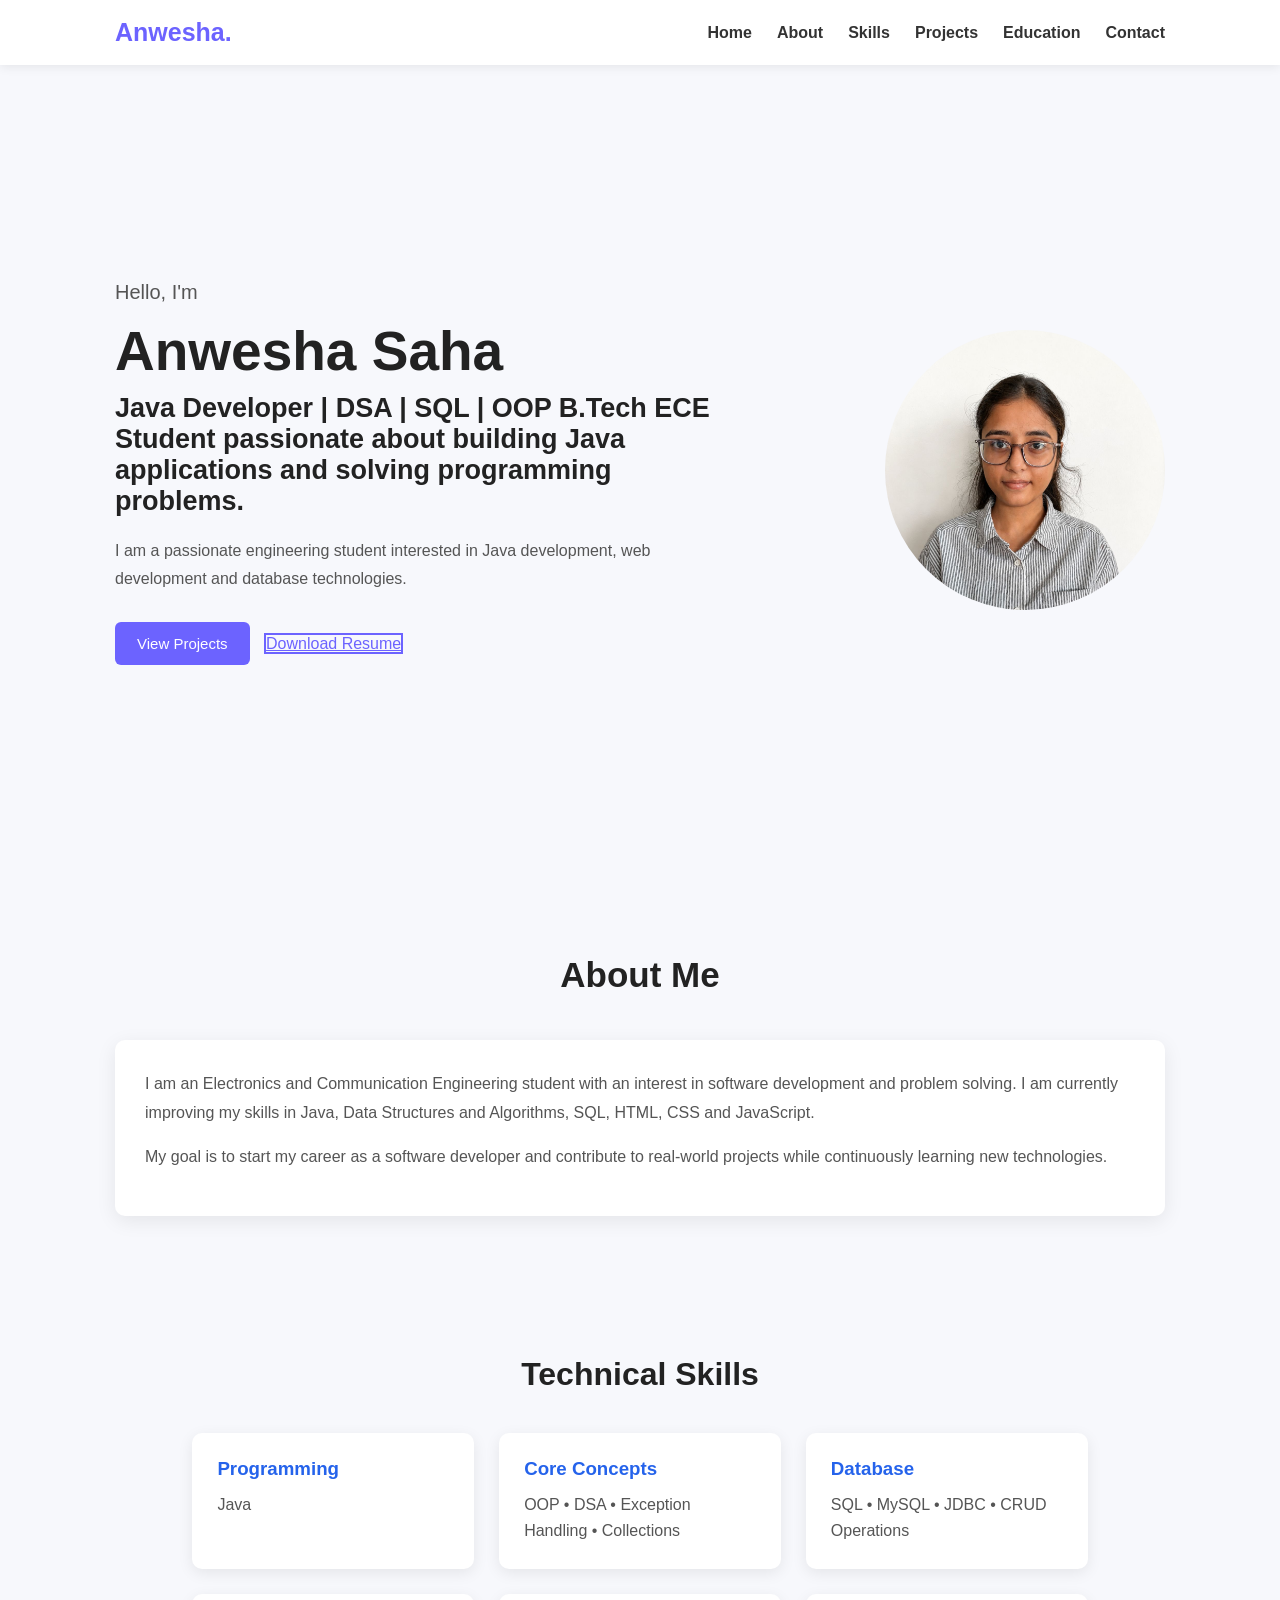
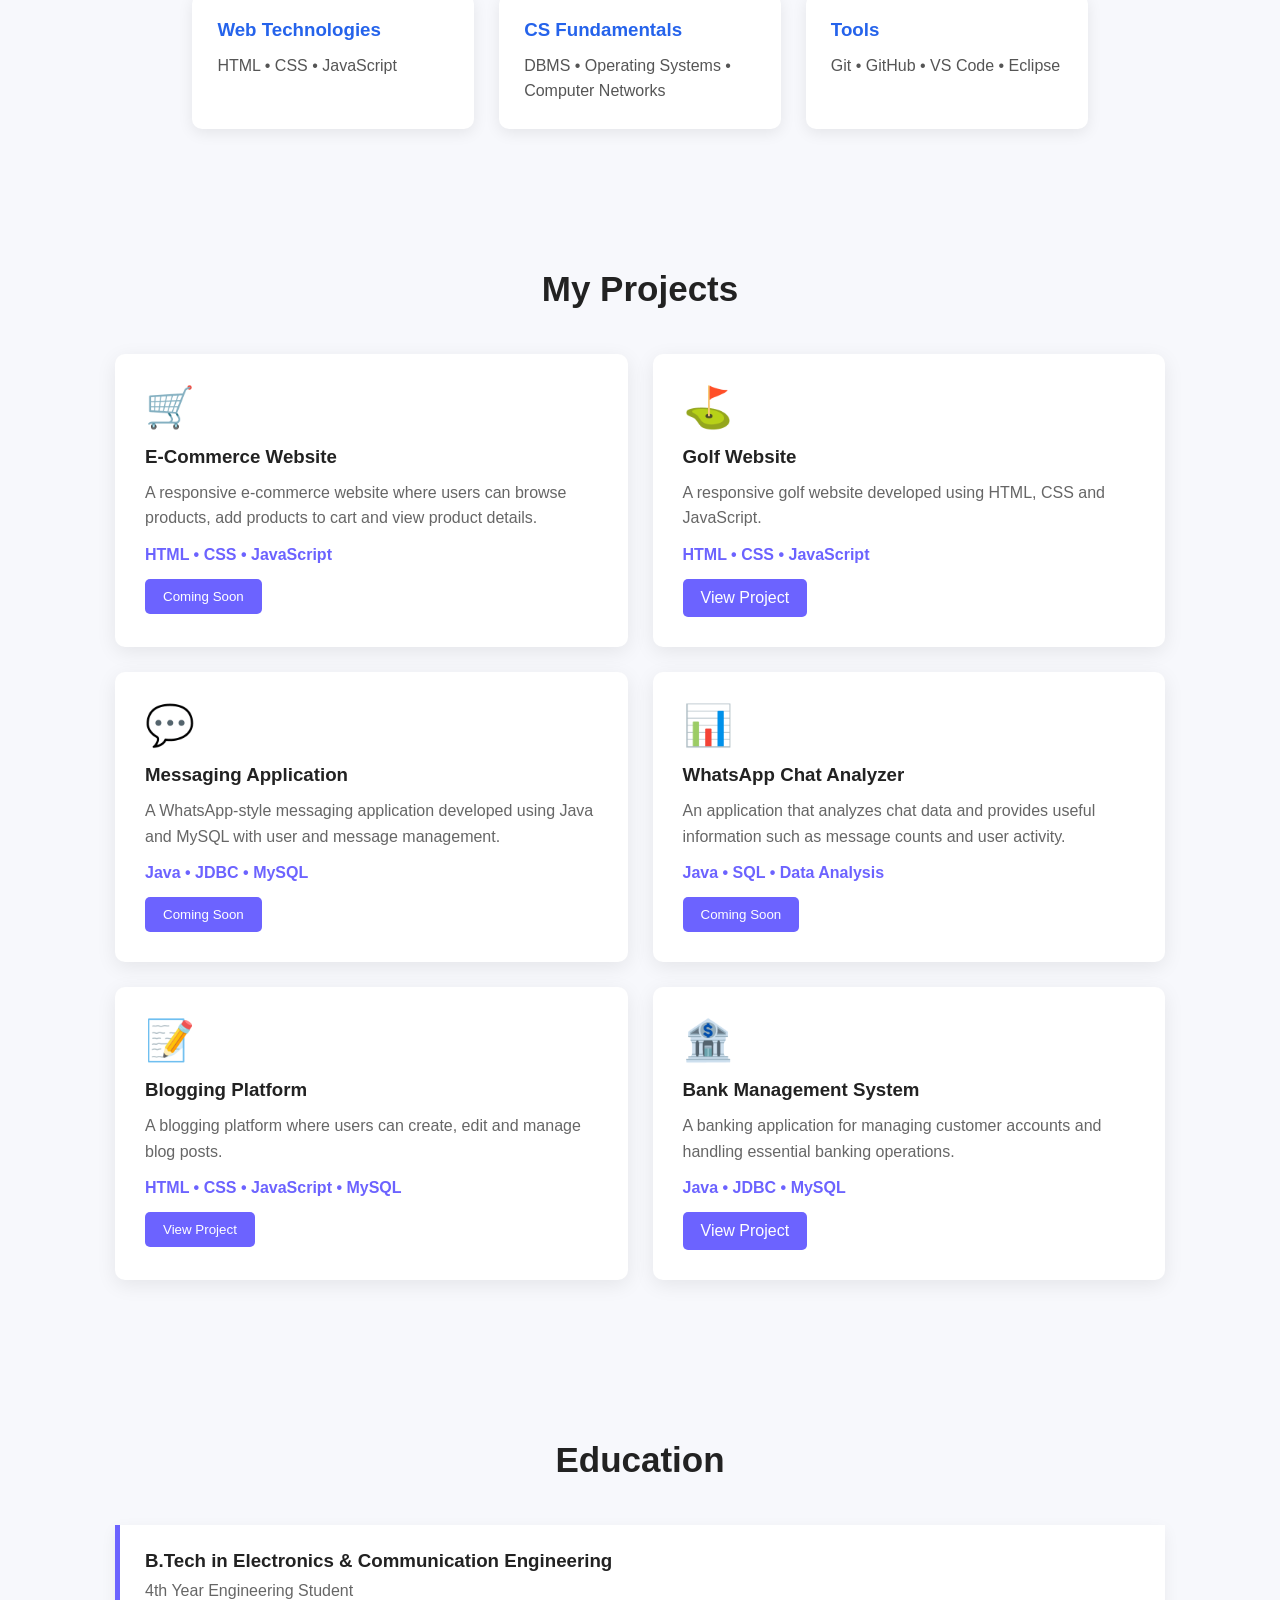
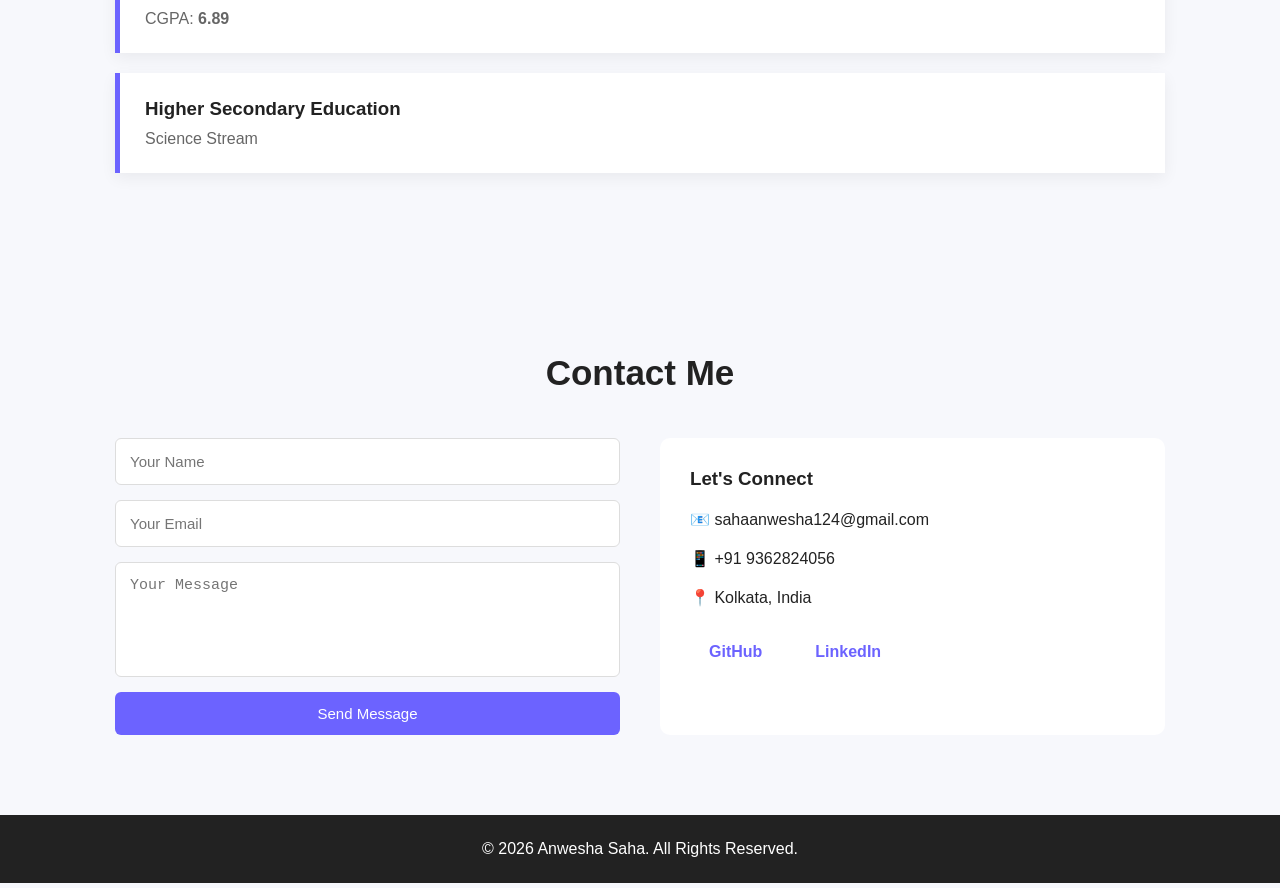
<file: index.html>
<!DOCTYPE html>
<html lang="en">

<head>
    <meta charset="UTF-8">
    <meta name="viewport" content="width=device-width, initial-scale=1.0">

    <title>Anwesha Saha | Portfolio</title>

    <link rel="stylesheet" href="style.css">
</head>

<body>

    <!-- Navigation -->
    <header>
        <nav>
            <h2 class="logo">Anwesha.</h2>

            <ul id="navLinks">
                <li><a href="#home">Home</a></li>
                <li><a href="#about">About</a></li>
                <li><a href="#skills">Skills</a></li>
                <li><a href="#projects">Projects</a></li>
                <li><a href="#education">Education</a></li>
                <li><a href="#contact">Contact</a></li>
            </ul>

            <button id="menuBtn">☰</button>
        </nav>
    </header>


    <!-- Home -->
    <section id="home" class="hero">

        <div class="hero-text">
            <p class="hello">Hello, I'm</p>

            <h1>Anwesha Saha</h1>

            <h2>Java Developer | DSA | SQL | OOP
                B.Tech ECE Student passionate about building Java applications and solving programming problems.</h2>

            <p>
                I am a passionate engineering student interested in
                Java development, web development and database technologies.
            </p>

            <div class="buttons">
                <a href="#projects" class="btn">View Projects</a>

                <a href="" class="bd:\Downloads\ANWESHA SAHA (1) (1).pdftn outline" download>
                    Download Resume
                </a>
            </div>
        </div>

        <div class="profile">
            <div class="profile-circle">
                <img src="profile.jpg.jpeg" alt="Anwesha Saha">
            </div>
        </div>

    </section>


    <!-- About -->
    <section id="about">

        <h2 class="section-title">About Me</h2>

        <div class="about-box">

            <p>
                I am an Electronics and Communication Engineering student
                with an interest in software development and problem solving.
                I am currently improving my skills in Java, Data Structures
                and Algorithms, SQL, HTML, CSS and JavaScript.
            </p>

            <p>
                My goal is to start my career as a software developer and
                contribute to real-world projects while continuously learning
                new technologies.
            </p>

        </div>

    </section>


    <!-- Skills -->
    <section id="skills" class="skills-section">
        <h2>Technical Skills</h2>

        <div class="skills-container">

            <div class="skill-card">
                <h3>Programming</h3>
                <p>Java</p>
            </div>

            <div class="skill-card">
                <h3>Core Concepts</h3>
                <p>OOP • DSA • Exception Handling • Collections</p>
            </div>

            <div class="skill-card">
                <h3>Database</h3>
                <p>SQL • MySQL • JDBC • CRUD Operations</p>
            </div>

            <div class="skill-card">
                <h3>Web Technologies</h3>
                <p>HTML • CSS • JavaScript</p>
            </div>

            <div class="skill-card">
                <h3>CS Fundamentals</h3>
                <p>DBMS • Operating Systems • Computer Networks</p>
            </div>

            <div class="skill-card">
                <h3>Tools</h3>
                <p>Git • GitHub • VS Code • Eclipse</p>
            </div>

        </div>
    </section>


    <!-- Projects -->
    <section id="projects">

        <h2 class="section-title">My Projects</h2>

        <div class="project-container">

            <div class="project-card">

                <div class="project-icon">🛒</div>

                <h3>E-Commerce Website</h3>

                <p>
                    A responsive e-commerce website where users can
                    browse products, add products to cart and view
                    product details.
                </p>

                <div class="tech">
                    HTML • CSS • JavaScript
                </div>

                <button class="project-btn">
                    Coming Soon
                </button>

            </div>


            <div class="project-card">

                <div class="project-icon">⛳</div>

                <h3>Golf Website</h3>

                <p>
                    A responsive golf website developed using HTML,
                    CSS and JavaScript.
                </p>

                <div class="tech">
                    HTML • CSS • JavaScript
                </div>

                <a href="GOLF WEBSITE/index.html" target="_blank" class="project-btn">
                    View Project
                </a>

            </div>

            <div class="project-card">

                <div class="project-icon">💬</div>

                <h3>Messaging Application</h3>

                <p>
                    A WhatsApp-style messaging application developed
                    using Java and MySQL with user and message management.
                </p>

                <div class="tech">
                    Java • JDBC • MySQL
                </div>

                <button class="project-btn" type="button">
                    Coming Soon
                </button>

            </div>

            <div class="project-card">

                <div class="project-icon">📊</div>

                <h3>WhatsApp Chat Analyzer</h3>

                <p>
                    An application that analyzes chat data and provides
                    useful information such as message counts and
                    user activity.
                </p>

                <div class="tech">
                    Java • SQL • Data Analysis
                </div>

                <button class="project-btn">
                    Coming Soon
                </button>

            </div>

            <div class="project-card">

                <div class="project-icon">📝</div>

                <h3>Blogging Platform</h3>

                <p>
                    A blogging platform where users can create,
                    edit and manage blog posts.
                </p>

                <div class="tech">
                    HTML • CSS • JavaScript • MySQL
                </div>

                <button class="project-btn">
                    View Project
                </button>

            </div>

            <div class="project-card">

                <div class="project-icon">🏦</div>

                <h3>Bank Management System</h3>

                <p>
                    A banking application for managing customer accounts
                    and handling essential banking operations.
                </p>

                <div class="tech">
                    Java • JDBC • MySQL
                </div>

                <a href="BANK MANAGEMENT SYSTEM/index.html" target="_blank" rel="noreferrer" class="project-btn">
                    View Project
                </a>

            </div>

            </div>

    </section>


    <!-- Education -->
    <section id="education">

        <h2 class="section-title">Education</h2>

        <div class="education-card">

            <h3>B.Tech in Electronics & Communication Engineering</h3>

            <p>
                4th Year Engineering Student
            </p>

            <p>
                CGPA: <strong>6.89</strong>
            </p>

        </div>

        <div class="education-card">

            <h3>Higher Secondary Education</h3>

            <p>
                Science Stream
            </p>

        </div>

    </section>


    <!-- Contact -->
    <section id="contact">

        <h2 class="section-title">Contact Me</h2>

        <div class="contact-container">

            <form id="contactForm">

                <input type="text" id="name" placeholder="Your Name" required>

                <input type="email" id="email" placeholder="Your Email" required>

                <textarea id="message" rows="5" placeholder="Your Message" required></textarea>

                <button type="submit" class="btn">
                    Send Message
                </button>

            </form>


            <div class="contact-info">

                <h3>Let's Connect</h3>

                <p>📧 sahaanwesha124@gmail.com
                </p>

                <p>📱 +91 9362824056</p>

                <p>📍 Kolkata, India</p>


                <div class="social">

                    <a href="https://github.com/AnweshaSaha1234" target="_blank">
                        GitHub
                    </a>

                    <a href="https://www.linkedin.com/in/anwesha-saha-9996a6356" target="_blank">
                        LinkedIn
                    </a>

                    </div>

                </div>

            </div>

    </section>


    <!-- Footer -->
    <footer>

        <p>
            © 2026 Anwesha Saha. All Rights Reserved.
        </p>

    </footer>


    <script src="script.js"></script>

</body>

</html>
</file>
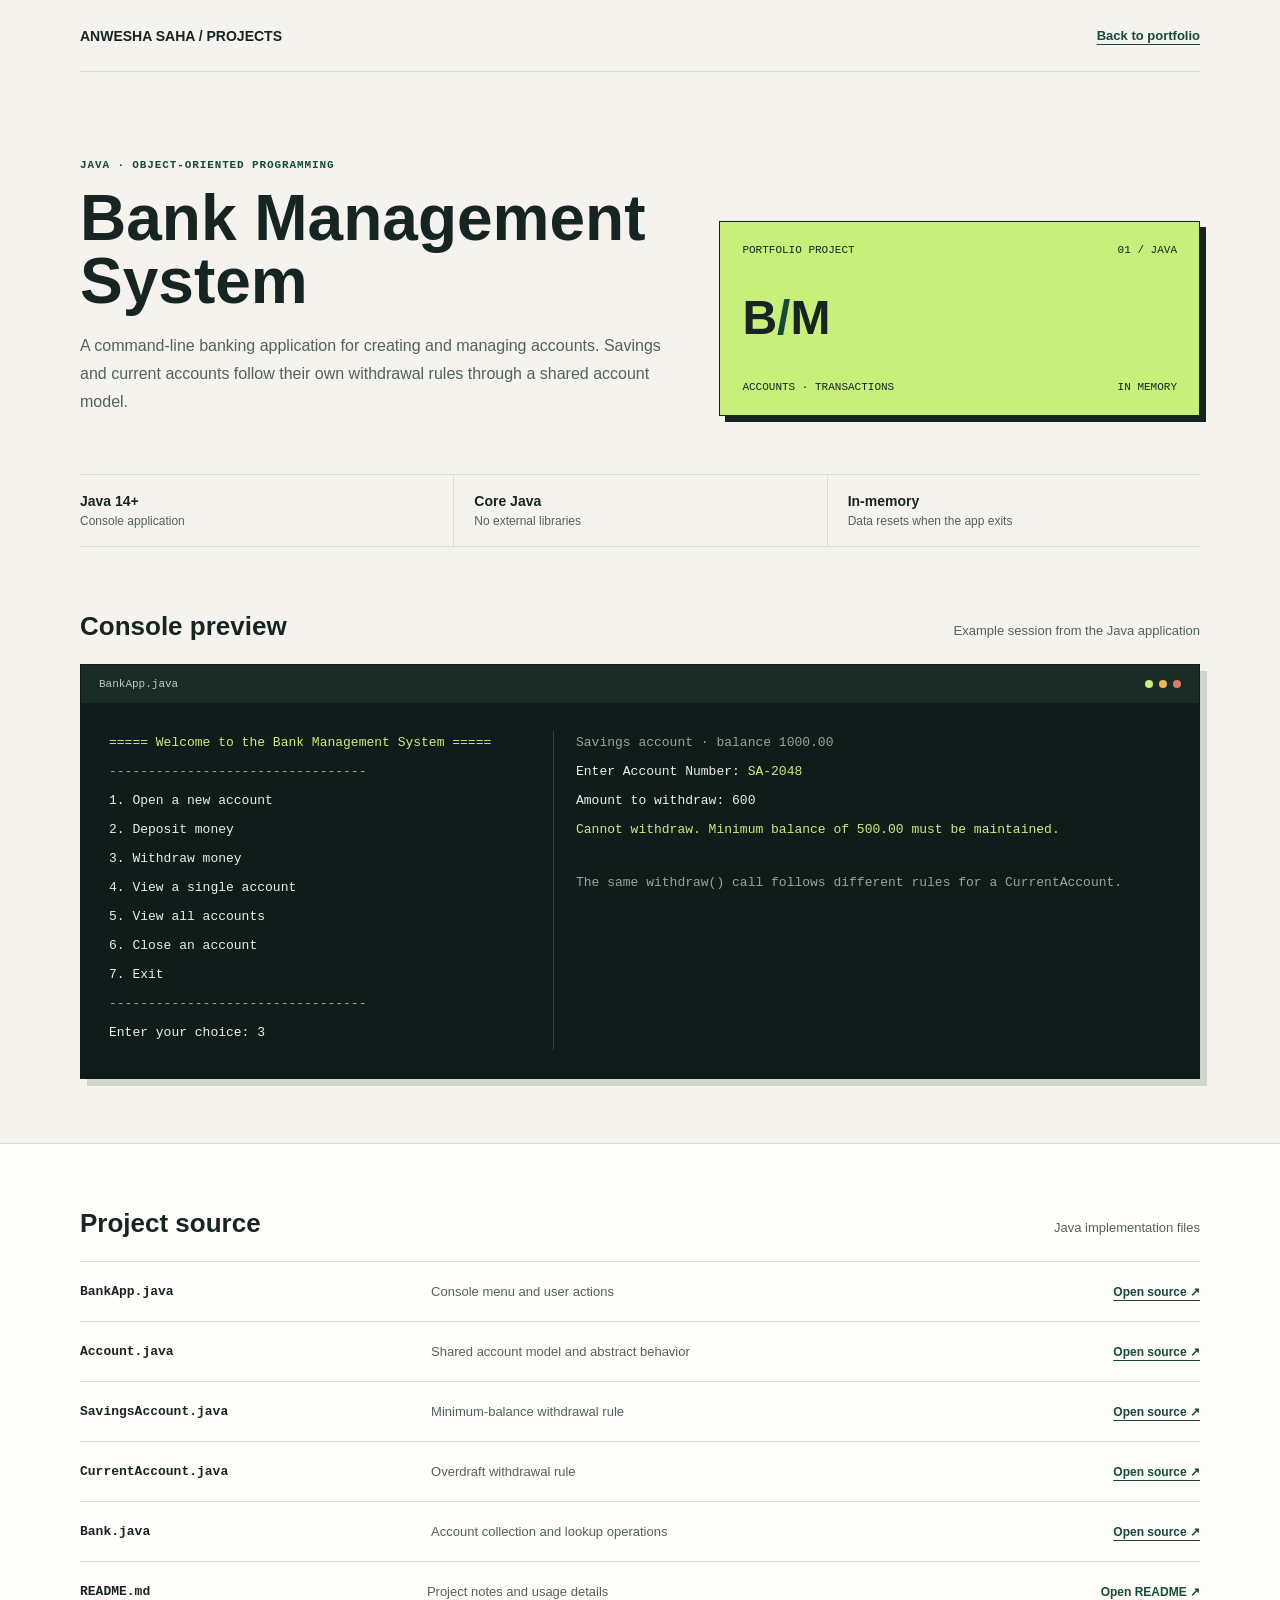
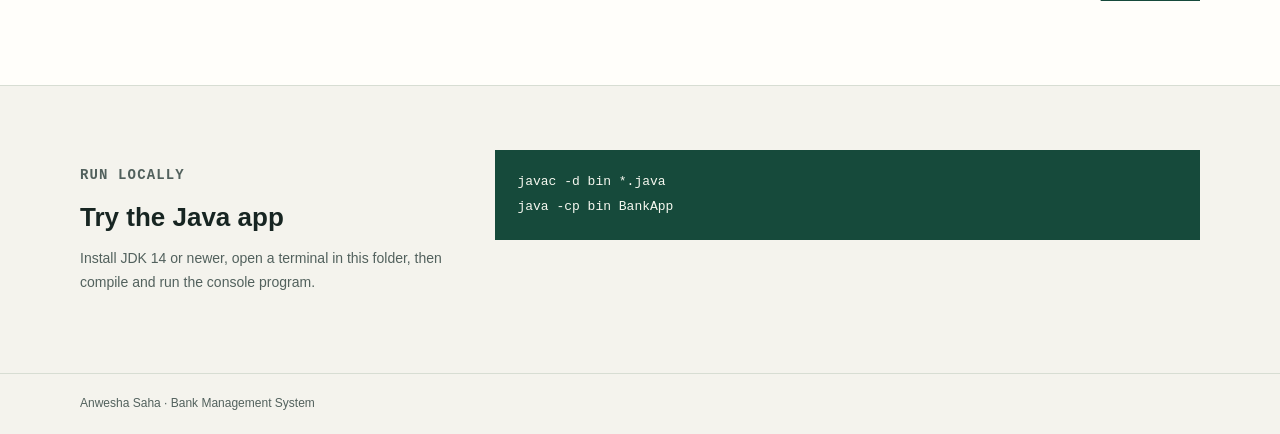
<file: BANK MANAGEMENT SYSTEM/index.html>
<!DOCTYPE html>
<html lang="en">
<head>
    <meta charset="UTF-8">
    <meta name="viewport" content="width=device-width, initial-scale=1.0">
    <meta name="description" content="Anwesha Saha's Java Bank Management System project, with source code and run instructions.">
    <title>Bank Management System | Anwesha Saha</title>
    <style>
        :root {
            color-scheme: light;
            --ink: #172522;
            --muted: #52615d;
            --paper: #f4f3ed;
            --white: #fffefa;
            --green: #164a3b;
            --lime: #c8ef79;
            --line: #d7ddd3;
            --mono: "DM Mono", Consolas, monospace;
            --sans: "Manrope", "Trebuchet MS", sans-serif;
        }

        * { box-sizing: border-box; }

        html { scroll-behavior: smooth; }

        body {
            margin: 0;
            background-color: var(--paper);
            background-image: radial-gradient(#cdd4c9 0.65px, transparent 0.65px);
            background-size: 16px 16px;
            color: var(--ink);
            font-family: var(--sans);
        }

        a { color: inherit; }

        .wrap {
            width: min(1120px, calc(100% - 48px));
            margin-inline: auto;
        }

        .topbar {
            min-height: 72px;
            display: flex;
            align-items: center;
            justify-content: space-between;
            gap: 20px;
            border-bottom: 1px solid var(--line);
        }

        .brand {
            font-size: 14px;
            font-weight: 800;
            text-decoration: none;
        }

        .back-link {
            color: var(--green);
            font-size: 13px;
            font-weight: 800;
            text-decoration-thickness: 1px;
            text-underline-offset: 4px;
        }

        .hero {
            display: grid;
            grid-template-columns: 1.1fr 0.9fr;
            gap: 52px;
            align-items: end;
            padding-block: 76px 58px;
        }

        .eyebrow, .label {
            color: var(--green);
            font-family: var(--mono);
            font-size: 11px;
            font-weight: 700;
            letter-spacing: 0.08em;
            text-transform: uppercase;
        }

        h1 {
            max-width: 650px;
            margin: 16px 0 18px;
            font-size: 64px;
            line-height: 0.99;
            letter-spacing: 0;
        }

        .intro {
            max-width: 610px;
            margin: 0;
            color: var(--muted);
            font-size: 16px;
            line-height: 1.75;
        }

        .project-mark {
            min-height: 195px;
            display: flex;
            flex-direction: column;
            justify-content: space-between;
            padding: 22px;
            background: var(--lime);
            border: 1px solid var(--ink);
            box-shadow: 6px 6px 0 var(--ink);
        }

        .mark-top, .mark-bottom {
            display: flex;
            justify-content: space-between;
            gap: 14px;
            font-family: var(--mono);
            font-size: 11px;
            text-transform: uppercase;
        }

        .mark-symbol {
            font-size: 48px;
            line-height: 1;
            font-weight: 800;
        }

        .facts {
            display: grid;
            grid-template-columns: repeat(3, 1fr);
            border-block: 1px solid var(--line);
        }

        .fact {
            padding: 18px 20px 18px 0;
        }

        .fact + .fact {
            padding-left: 20px;
            border-left: 1px solid var(--line);
        }

        .fact strong, .fact span { display: block; }
        .fact strong { margin-bottom: 5px; font-size: 14px; }
        .fact span { color: var(--muted); font-size: 12px; }

        .section { padding-block: 64px; }

        .section-heading {
            display: flex;
            align-items: baseline;
            justify-content: space-between;
            gap: 20px;
            margin-bottom: 22px;
        }

        h2 {
            margin: 0;
            font-size: 26px;
            letter-spacing: 0;
        }

        .section-heading p {
            margin: 0;
            color: var(--muted);
            font-size: 13px;
        }

        .terminal {
            overflow: hidden;
            background: #101c19;
            color: #e7f0e8;
            border: 1px solid #101c19;
            box-shadow: 7px 7px 0 #d0d6cb;
        }

        .terminal-bar {
            display: flex;
            align-items: center;
            justify-content: space-between;
            gap: 16px;
            padding: 13px 18px;
            background: #1b2c26;
            color: #bdcbbf;
            font-family: var(--mono);
            font-size: 11px;
        }

        .terminal-lights { display: flex; gap: 6px; }
        .terminal-lights i { width: 8px; height: 8px; border-radius: 50%; background: #c8ef79; }
        .terminal-lights i:nth-child(2) { background: #edb75c; }
        .terminal-lights i:nth-child(3) { background: #df7866; }

        .terminal-body {
            display: grid;
            grid-template-columns: 0.8fr 1.2fr;
            gap: 32px;
            padding: 28px;
            font-family: var(--mono);
            font-size: 13px;
            line-height: 1.85;
        }

        .terminal-body p { margin: 0 0 5px; }
        .terminal-dim { color: #91a89a; }
        .terminal-accent { color: var(--lime); }
        .terminal-output { padding-left: 22px; border-left: 1px solid #34443b; }

        .source-section {
            background: var(--white);
            border-block: 1px solid var(--line);
        }

        .source-list { margin: 0; padding: 0; list-style: none; }

        .source-list li {
            display: grid;
            grid-template-columns: minmax(150px, 0.5fr) 1fr auto;
            align-items: center;
            gap: 20px;
            min-height: 60px;
            border-top: 1px solid var(--line);
        }

        .source-list code, .run-command, .run-command code { font-family: var(--mono); }
        .source-list code { font-size: 13px; font-weight: 700; }
        .source-list span { color: var(--muted); font-size: 13px; }

        .source-link {
            color: var(--green);
            font-size: 12px;
            font-weight: 800;
            text-underline-offset: 4px;
        }

        .run-section {
            display: grid;
            grid-template-columns: 0.7fr 1.3fr;
            gap: 36px;
            align-items: start;
        }

        .run-section p {
            color: var(--muted);
            font-size: 14px;
            line-height: 1.7;
        }

        .run-command {
            padding: 20px 22px;
            overflow-x: auto;
            background: var(--green);
            color: #f6f8f0;
            font-size: 13px;
            line-height: 1.9;
        }

        footer {
            padding-block: 22px;
            border-top: 1px solid var(--line);
            color: var(--muted);
            font-size: 12px;
        }

        @media (max-width: 720px) {
            .wrap { width: min(100% - 32px, 560px); }
            .topbar { min-height: 62px; }
            .hero { grid-template-columns: 1fr; gap: 28px; padding-block: 52px 40px; }
            h1 { font-size: 48px; }
            .project-mark { min-height: 150px; }
            .facts { grid-template-columns: 1fr; }
            .fact, .fact + .fact { padding: 14px 0; border-left: 0; }
            .fact + .fact { border-top: 1px solid var(--line); }
            .section { padding-block: 46px; }
            .section-heading { align-items: start; flex-direction: column; gap: 8px; }
            .terminal-body { grid-template-columns: 1fr; gap: 18px; padding: 20px; font-size: 12px; }
            .terminal-output { padding: 16px 0 0; border-left: 0; border-top: 1px solid #34443b; }
            .source-list li { grid-template-columns: 1fr auto; gap: 5px 12px; padding-block: 13px; }
            .source-list span { grid-column: 1; }
            .source-link { grid-column: 2; grid-row: 1 / span 2; }
            .run-section { grid-template-columns: 1fr; gap: 8px; }
        }

        @media (prefers-reduced-motion: reduce) {
            html { scroll-behavior: auto; }
        }
    </style>
</head>
<body>
    <header class="topbar wrap">
        <a class="brand" href="../index.html">ANWESHA SAHA <span aria-hidden="true">/</span> PROJECTS</a>
        <a class="back-link" href="../index.html#projects">Back to portfolio</a>
    </header>

    <main>
        <section class="hero wrap">
            <div>
                <p class="eyebrow">Java · Object-oriented programming</p>
                <h1>Bank Management System</h1>
                <p class="intro">A command-line banking application for creating and managing accounts. Savings and current accounts follow their own withdrawal rules through a shared account model.</p>
            </div>
            <div class="project-mark" aria-label="Java project, in-memory storage">
                <div class="mark-top"><span>Portfolio project</span><span>01 / Java</span></div>
                <div class="mark-symbol" aria-hidden="true">B<span style="color:#164a3b">/</span>M</div>
                <div class="mark-bottom"><span>Accounts · Transactions</span><span>In memory</span></div>
            </div>
        </section>

        <section class="facts wrap" aria-label="Project details">
            <div class="fact"><strong>Java 14+</strong><span>Console application</span></div>
            <div class="fact"><strong>Core Java</strong><span>No external libraries</span></div>
            <div class="fact"><strong>In-memory</strong><span>Data resets when the app exits</span></div>
        </section>

        <section class="section wrap">
            <div class="section-heading">
                <h2>Console preview</h2>
                <p>Example session from the Java application</p>
            </div>
            <div class="terminal" role="img" aria-label="Example console session showing the bank application menu and a savings withdrawal blocked by the minimum balance rule">
                <div class="terminal-bar">
                    <span>BankApp.java</span>
                    <span class="terminal-lights" aria-hidden="true"><i></i><i></i><i></i></span>
                </div>
                <div class="terminal-body">
                    <div>
                        <p class="terminal-accent">===== Welcome to the Bank Management System =====</p>
                        <p class="terminal-dim">---------------------------------</p>
                        <p>1. Open a new account</p>
                        <p>2. Deposit money</p>
                        <p>3. Withdraw money</p>
                        <p>4. View a single account</p>
                        <p>5. View all accounts</p>
                        <p>6. Close an account</p>
                        <p>7. Exit</p>
                        <p class="terminal-dim">---------------------------------</p>
                        <p>Enter your choice: 3</p>
                    </div>
                    <div class="terminal-output">
                        <p class="terminal-dim">Savings account · balance 1000.00</p>
                        <p>Enter Account Number: <span class="terminal-accent">SA-2048</span></p>
                        <p>Amount to withdraw: 600</p>
                        <p class="terminal-accent">Cannot withdraw. Minimum balance of 500.00 must be maintained.</p>
                        <br>
                        <p class="terminal-dim">The same withdraw() call follows different rules for a CurrentAccount.</p>
                    </div>
                </div>
            </div>
        </section>

        <section class="source-section">
            <div class="section wrap">
                <div class="section-heading">
                    <h2>Project source</h2>
                    <p>Java implementation files</p>
                </div>
                <ul class="source-list">
                    <li><code>BankApp.java</code><span>Console menu and user actions</span><a class="source-link" href="BankApp.java" target="_blank" rel="noreferrer">Open source ↗</a></li>
                    <li><code>Account.java</code><span>Shared account model and abstract behavior</span><a class="source-link" href="Account.java" target="_blank" rel="noreferrer">Open source ↗</a></li>
                    <li><code>SavingsAccount.java</code><span>Minimum-balance withdrawal rule</span><a class="source-link" href="SavingsAccount.java" target="_blank" rel="noreferrer">Open source ↗</a></li>
                    <li><code>CurrentAccount.java</code><span>Overdraft withdrawal rule</span><a class="source-link" href="CurrentAccount.java" target="_blank" rel="noreferrer">Open source ↗</a></li>
                    <li><code>Bank.java</code><span>Account collection and lookup operations</span><a class="source-link" href="Bank.java" target="_blank" rel="noreferrer">Open source ↗</a></li>
                    <li><code>README.md</code><span>Project notes and usage details</span><a class="source-link" href="README.md" target="_blank" rel="noreferrer">Open README ↗</a></li>
                </ul>
            </div>
        </section>

        <section class="section wrap run-section">
            <div>
                <p class="eyebrow">Run locally</p>
                <h2>Try the Java app</h2>
                <p>Install JDK 14 or newer, open a terminal in this folder, then compile and run the console program.</p>
            </div>
            <div class="run-command" aria-label="Commands to compile and run the Java project">
                <code>javac -d bin *.java<br>java -cp bin BankApp</code>
            </div>
        </section>
    </main>

    <footer><div class="wrap">Anwesha Saha <span aria-hidden="true">·</span> Bank Management System</div></footer>
</body>
</html>
</file>
<file: style.css>
* {
    margin: 0;
    padding: 0;
    box-sizing: border-box;
    scroll-behavior: smooth;
}

body {
    font-family: Arial, sans-serif;
    background: #f7f8fc;
    color: #222;
}

/* Navigation */

header {
    background: white;
    position: sticky;
    top: 0;
    z-index: 1000;
    box-shadow: 0 2px 10px rgba(0, 0, 0, 0.08);
}

nav {
    max-width: 1100px;
    margin: auto;
    padding: 18px 25px;

    display: flex;
    align-items: center;
    justify-content: space-between;
}

.logo {
    color: #6c63ff;
    font-size: 25px;
}

nav ul {
    display: flex;
    list-style: none;
    gap: 25px;
}

nav ul a {
    text-decoration: none;
    color: #333;
    font-weight: bold;
}

nav ul a:hover {
    color: #6c63ff;
}

#menuBtn {
    display: none;
    border: none;
    background: none;
    font-size: 25px;
}


/* Hero */

.hero {
    min-height: 90vh;
    max-width: 1100px;
    margin: auto;
    padding: 70px 25px;

    display: flex;
    align-items: center;
    justify-content: space-between;
}

.hero-text {
    max-width: 600px;
}

.hello {
    color: #6c63ff;
    font-size: 20px;
}

.hero h1 {
    font-size: 55px;
    margin: 10px 0;
}

.hero h2 {
    font-size: 27px;
    margin-bottom: 20px;
}

.hero p {
    line-height: 1.7;
    color: #555;
}

.buttons {
    margin-top: 30px;
}

.btn {
    display: inline-block;
    background: #6c63ff;
    color: white;
    text-decoration: none;

    padding: 13px 22px;
    border-radius: 6px;

    border: none;
    cursor: pointer;
    font-size: 15px;
}

.btn:hover {
    background: #5148d8;
}

.outline {
    background: transparent;
    color: #6c63ff;
    border: 2px solid #6c63ff;
    margin-left: 10px;
}


/* Profile */

.profile-circle {
    width: 280px;
    height: 280px;
    border-radius: 50%;
    overflow: hidden;
}

.profile-circle img {
    width: 100%;
    height: 100%;
    object-fit: cover;
    object-position: center top;
}



/* Sections */

section {
    max-width: 1100px;
    margin: auto;
    padding: 80px 25px;
}

.section-title {
    text-align: center;
    font-size: 35px;
    margin-bottom: 45px;
}


/* About */

.about-box {
    background: white;
    padding: 30px;
    border-radius: 10px;
    box-shadow: 0 5px 20px rgba(0, 0, 0, 0.08);
}

.about-box p {
    line-height: 1.8;
    margin-bottom: 15px;
    color: #555;
}


/* Skills */

.skills-section {
    padding: 60px 8%;
    text-align: center;
}

.skills-section h2 {
    font-size: 32px;
    margin-bottom: 40px;
}

.skills-container {
    display: grid;
    grid-template-columns: repeat(3, 1fr);
    gap: 25px;
}

.skill-card {
    background: white;
    padding: 25px;
    border-radius: 10px;
    box-shadow: 0 4px 15px rgba(0, 0, 0, 0.08);
    text-align: left;
    transition: 0.3s;
}

.skill-card:hover {
    transform: translateY(-5px);
}

.skill-card h3 {
    margin-bottom: 12px;
    color: #2563eb;
}

.skill-card p {
    color: #555;
    line-height: 1.6;
}


/* Projects */

.project-container {
    display: grid;
    grid-template-columns: repeat(2, 1fr);
    gap: 25px;
}

.project-card {
    background: white;
    padding: 30px;
    border-radius: 10px;

    box-shadow: 0 5px 20px rgba(0, 0, 0, 0.08);

    transition: 0.3s;
}

.project-card:hover {
    transform: translateY(-8px);
}

.project-icon {
    font-size: 40px;
    margin-bottom: 15px;
}

.project-card h3 {
    margin-bottom: 12px;
}

.project-card p {
    color: #666;
    line-height: 1.6;
}

.tech {
    margin: 15px 0;
    color: #6c63ff;
    font-weight: bold;
}

.project-btn {
    display: inline-block;
    border: none;
    background: #6c63ff;
    color: white;
    padding: 10px 18px;
    border-radius: 5px;
    cursor: pointer;
    text-decoration: none;
}


/* Education */

.education-card {
    background: white;
    padding: 25px;
    margin-bottom: 20px;
    border-left: 5px solid #6c63ff;

    box-shadow: 0 5px 15px rgba(0, 0, 0, 0.06);
}

.education-card p {
    margin-top: 10px;
    color: #666;
}


/* Contact */

.contact-container {
    display: grid;
    grid-template-columns: 1fr 1fr;
    gap: 40px;
}

form {
    display: flex;
    flex-direction: column;
    gap: 15px;
}

input,
textarea {
    padding: 14px;
    border: 1px solid #ddd;
    border-radius: 6px;
    font-size: 15px;
}

textarea {
    resize: none;
}

.contact-info {
    background: white;
    padding: 30px;
    border-radius: 10px;
}

.contact-info p {
    margin: 20px 0;
}

.social {
    display: flex;
    gap: 15px;
}

.social a {
    color: #6c63ff;
    font-weight: bold;
}


/* Footer */

footer {
    background: #222;
    color: white;
    text-align: center;
    padding: 25px;
}


/* Mobile */

@media (max-width: 768px) {

    nav ul {
        display: none;
        position: absolute;
        top: 65px;
        left: 0;
        width: 100%;

        background: white;

        flex-direction: column;
        padding: 20px;
        text-align: center;
    }

    nav ul.active {
        display: flex;
    }

    #menuBtn {
        display: block;
    }

    .hero {
        flex-direction: column-reverse;
        text-align: center;
        gap: 40px;
    }

    .hero h1 {
        font-size: 40px;
    }

    .profile-circle {
        width: 180px;
        height: 180px;
        font-size: 50px;
    }

    .skills-container,
    .project-container,
    .contact-container {
        grid-template-columns: 1fr;
    }

}

/* ===== ANIMATION ===== */

.hero {
    animation: slideLeft 1s ease-in-out;
}

.profile-circle {
    animation: slideRight 1s ease-in-out;
}

.skill-card,
.project-card {
    transition: 0.3s ease;
}

.skill-card:hover,
.project-card:hover {
    transform: translateY(-8px);
}

/* Left animation */
@keyframes slideLeft {
    from {
        opacity: 0;
        transform: translateX(-100px);
    }

    to {
        opacity: 1;
        transform: translateX(0);
    }
}

/* Right animation */
@keyframes slideRight {
    from {
        opacity: 0;
        transform: translateX(100px);
    }

    to {
        opacity: 1;
        transform: translateX(0);
    }
}

.contact-container>div {
    transition: transform 0.3s ease, box-shadow 0.3s ease;
}

.contact-container>div:hover {
    transform: translateY(-8px);
    box-shadow: 0 10px 25px rgba(0, 0, 0, 0.15);
}

.contact-info a {
    display: inline-block;
    margin: 8px 5px;
    padding: 8px 14px;
    border-radius: 6px;
    text-decoration: none;
    transition: 0.3s ease;
}

.contact-info a:hover {
    transform: translateY(-3px);
}

.contact-container {
    animation: contactFade 1s ease;
}

@keyframes contactFade {
    from {
        opacity: 0;
        transform: translateY(40px);
    }

    to {
        opacity: 1;
        transform: translateY(0);
    }
}

.social {
    display: flex;
    gap: 15px;
    margin-top: 20px;
}

.social-btn {
    display: inline-block;
    padding: 10px 20px;
    background-color: #2563eb;
    color: white;
    text-decoration: none;
    border-radius: 6px;
    font-weight: 600;
    transition: 0.3s;
}

.social-btn:hover {
    background-color: #1d4ed8;
    transform: translateY(-2px);
}
</file>
